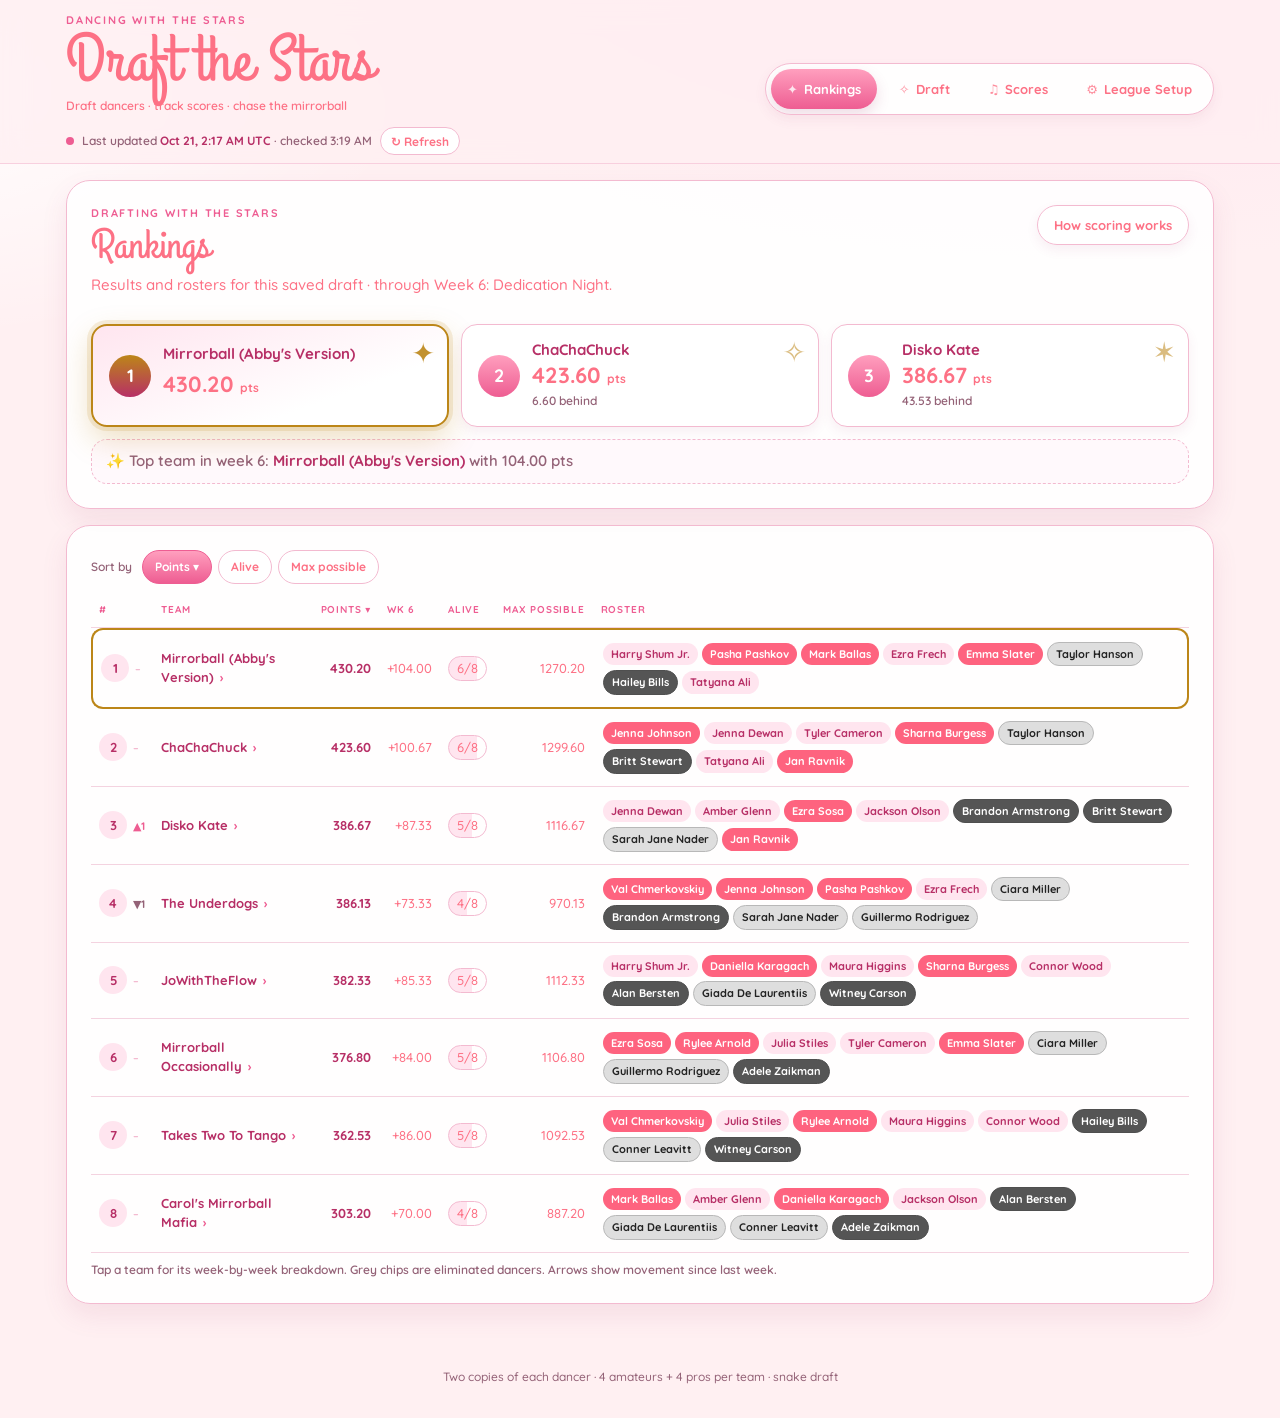
<file: index.html>
<!doctype html>
<html lang="en">
<head>
<meta charset="utf-8">
<meta name="viewport" content="width=device-width,initial-scale=1,viewport-fit=cover">
<meta name="theme-color" content="#FFF0F2">
<meta name="description" content="Draft the Stars — a Dancing with the Stars fantasy draft: split pro/amateur draft, weekly scoring and live rankings.">
<title>Draft the Stars</title>
<link rel="preconnect" href="https://fonts.googleapis.com"><link rel="preconnect" href="https://fonts.gstatic.com" crossorigin>
<link href="https://fonts.googleapis.com/css2?family=Grand+Hotel&family=Quicksand:wght@400;500;600;700&display=swap" rel="stylesheet">
<link rel="stylesheet" href="css/styles.css">
</head>
<body>
<a class="skip" href="#main">Skip to content</a>
<header class="top">
  <div class="top-inner">
    <div class="brand">
      <p class="kicker">Dancing with the Stars</p>
      <h1>Draft the Stars</h1>
      <p class="tagline">Draft dancers · track scores · chase the mirrorball</p>
    </div>
    <nav aria-label="Sections">
      <button data-view="rankings" class="active"><span aria-hidden="true">✦</span> Rankings</button>
      <button data-view="draft"><span aria-hidden="true">✧</span> Draft</button>
      <button data-view="scores"><span aria-hidden="true">♫</span> Scores</button>
      <button data-view="league"><span aria-hidden="true">⚙</span> League Setup</button>
    </nav>
  </div>
  <p id="live-status" class="live-status" role="status" aria-live="polite"></p>
</header>
<main id="main"><section id="view-rankings" aria-live="polite"></section><section id="view-draft" class="hidden"></section><section id="view-scores" class="hidden"></section><section id="view-league" class="hidden"></section></main>
<footer>Two copies of each dancer · 4 amateurs + 4 pros per team · snake draft</footer>
<div id="toast" role="status" aria-live="polite"></div>
<script src="js/env.js"></script>
<script src="js/scoring.js"></script>
<script src="js/app.js"></script>
</body></html>
</file>
<file: css/styles.css>
/* Draft the Stars — design tokens.
   PALETTE: every colour below is copied exactly from the original styles.css.
   Only layout, type, spacing, components and motion were modernised. */
:root {
  /* original named colours */
  --pink: #ee5d92;
  --pink-dark: #b72f66;
  --pink-light: #ffe5ef;
  --blue: #4788cb;
  --blue-dark: #2866a5;
  --pro-pink: #fe637f;
  --discopink: #fd7185;
  --muted: #946277;
  --gold: #bc8618;
  --line: #f3bad0;
  --white: #ffffff;
  /* original literal colours, now named */
  --bg: #FFF0F2;
  --pink-soft: #ff9fbe;          /* button gradient top */
  --oops-line: #e483aa;
  --oops-ink: #b63069;
  --oops-bg: #fff0f5;
  --reset-line: #dea7b7;
  --heading-bg: #fff9fc;
  --divider: #f5c7da;
  --copy-line: #e98eb5;
  --row-line: #f4d3e0;
  --disabled-line: #d3cbd0;
  --disabled-ink: #8d858b;
  --disabled-bg: #e4e1e3;
  --avail-ink: #7c5268;
  --gone-ink: #777;
  --out-am-line: #b8b8b8;
  --out-am-ink: #222222;
  --out-am-bg: #dedede;
  --out-pro-line: #4f4f4f;
  --out-pro-bg: #555555;
  --shadow-rgb: 164, 66, 114;
  --card-bg: rgba(255, 255, 255, 0.88);
  --shadow: 0 12px 26px rgba(var(--shadow-rgb), 0.10);
  --shadow-sm: 0 5px 12px rgba(var(--shadow-rgb), 0.08);
  --shadow-lg: 0 18px 40px rgba(var(--shadow-rgb), 0.16);

  /* type, spacing, shape, motion */
  --font-body: Quicksand, system-ui, -apple-system, "Segoe UI", Arial, sans-serif;
  --font-script: "Grand Hotel", cursive;
  --step--1: clamp(11px, 0.72rem + 0.1vw, 12px);
  --step-0: clamp(14px, 0.86rem + 0.15vw, 15px);
  --step-1: clamp(16px, 0.95rem + 0.3vw, 18px);
  --step-3: clamp(32px, 1.6rem + 1.4vw, 42px);
  --step-4: clamp(44px, 2.2rem + 2.6vw, 66px);
  --space-1: 4px; --space-2: 8px; --space-3: 12px; --space-4: 16px; --space-5: 24px; --space-6: 32px;
  --radius-sm: 10px; --radius: 16px; --radius-lg: 24px; --radius-pill: 999px;
  --ease: cubic-bezier(.2, .8, .2, 1);
  --dur: 180ms;
  --maxw: 1180px;
}

* { box-sizing: border-box; }
html { -webkit-text-size-adjust: 100%; scroll-behavior: smooth; }

body {
  margin: 0;
  min-height: 100vh;
  color: var(--discopink);
  font: 500 var(--step-0)/1.5 var(--font-body);
  background:
    radial-gradient(1200px 500px at 85% -10%, var(--pink-light), transparent 70%),
    radial-gradient(900px 420px at -10% 10%, var(--white), transparent 60%),
    var(--bg);
  background-attachment: fixed;
  -webkit-font-smoothing: antialiased;
}

.skip { position: absolute; left: -999px; top: 8px; z-index: 50; padding: 8px 12px; border-radius: var(--radius-sm); background: var(--white); color: var(--pink-dark); }
.skip:focus { left: 8px; }

main, footer { max-width: var(--maxw); margin: 0 auto; padding: 0 var(--space-4); }
main > section { padding-bottom: var(--space-5); }
body.ready main > section:not(.hidden) { animation: rise 320ms var(--ease) both; }
@keyframes rise { from { opacity: 0; transform: translateY(6px); } to { opacity: 1; transform: none; } }

/* ---------- header ---------- */
.top {
  position: sticky; top: 0; z-index: 20;
  background: color-mix(in srgb, var(--bg) 82%, transparent);
  -webkit-backdrop-filter: saturate(1.4) blur(14px);
  backdrop-filter: saturate(1.4) blur(14px);
  border-bottom: 1px solid color-mix(in srgb, var(--line) 60%, transparent);
}
.top-inner {
  max-width: var(--maxw); margin: 0 auto; padding: var(--space-3) var(--space-4);
  display: flex; flex-wrap: wrap; align-items: flex-end; justify-content: space-between; gap: var(--space-3);
}
.kicker, .eyebrow {
  margin: 0; color: var(--pink);
  font-size: 11px; font-weight: 700; letter-spacing: 0.16em; text-transform: uppercase;
}
h1, h2 { color: var(--discopink); font-family: var(--font-script); font-weight: 400; letter-spacing: 0.005em; }
h1 { margin: 2px 0 0; font-size: var(--step-4); line-height: 0.95; }
h2 { margin: 2px 0 6px; font-size: var(--step-3); line-height: 1.05; }
h3 { margin: var(--space-4) 0 var(--space-2); font-size: var(--step-1); font-weight: 700; color: var(--pink-dark); }
.tagline { margin: 4px 0 0; color: var(--discopink); font-size: var(--step--1); font-weight: 600; }
.muted { color: var(--discopink); margin: 4px 0 var(--space-3); }
.hint { margin: var(--space-2) 0 0; color: var(--muted); font-size: var(--step--1); font-weight: 600; }
.partner-name { color: var(--white); }

nav {
  display: flex; gap: 6px; padding: 5px;
  border: 1px solid var(--line); border-radius: var(--radius-pill);
  background: var(--card-bg); box-shadow: var(--shadow-sm);
  overflow-x: auto; scrollbar-width: none; max-width: 100%;
}
nav::-webkit-scrollbar { display: none; }
nav button { border: 0; box-shadow: none; background: transparent; white-space: nowrap; padding: 9px 16px; }
nav button span { opacity: .8; margin-right: 2px; }

.row, .draft-toolbar { display: flex; flex-wrap: wrap; align-items: center; gap: var(--space-2); }

/* ---------- buttons & inputs ---------- */
button, .file {
  cursor: pointer;
  min-height: 40px;
  border: 1px solid var(--line); border-radius: var(--radius-pill);
  padding: 9px 16px;
  color: var(--discopink); background: var(--white);
  box-shadow: var(--shadow-sm);
  font: 700 13px var(--font-body);
  transition: transform var(--dur) var(--ease), box-shadow var(--dur) var(--ease), background-color var(--dur) var(--ease), color var(--dur) var(--ease);
  -webkit-tap-highlight-color: transparent;
}
button:hover:not(:disabled) { transform: translateY(-1px); box-shadow: 0 8px 15px rgba(var(--shadow-rgb), 0.15); }
button:active:not(:disabled) { transform: translateY(0) scale(.98); }
button:focus-visible, input:focus-visible, select:focus-visible, .board-scroll:focus-visible { outline: 3px solid color-mix(in srgb, var(--pink) 45%, transparent); outline-offset: 2px; }
button:disabled { cursor: not-allowed; opacity: 0.44; box-shadow: none; }
button.primary, nav button.active, .week-tabs button.active {
  border-color: var(--pink); color: var(--white);
  background: linear-gradient(180deg, var(--pink-soft), var(--pink));
  box-shadow: 0 6px 14px rgba(var(--shadow-rgb), 0.18);
}
button.ghost { background: color-mix(in srgb, var(--white) 70%, transparent); }
button.oops { border-color: var(--oops-line); color: var(--oops-ink); background: var(--oops-bg); }
button.reset { border-color: var(--reset-line); color: var(--discopink); background: var(--white); }

.hidden { display: none !important; }

.card {
  margin: var(--space-4) 0; padding: var(--space-5);
  border: 1px solid var(--line); border-radius: var(--radius-lg);
  background: var(--card-bg); box-shadow: var(--shadow);
}

label { display: grid; gap: 6px; min-width: 150px; font-size: 12px; font-weight: 700; color: var(--pink-dark); }
input, select {
  width: 100%; min-height: 44px; padding: 8px 12px;
  border: 1px solid var(--line); border-radius: var(--radius-sm);
  color: var(--discopink); background: var(--white); font: 600 15px var(--font-body);
  transition: border-color var(--dur), box-shadow var(--dur);
}
input:focus, select:focus { border-color: var(--pink); }
input:disabled { background: var(--heading-bg); }

.pill {
  display: inline-flex; align-items: center; gap: 4px;
  padding: 3px 10px; border-radius: var(--radius-pill);
  font-size: 11px; font-weight: 700; font-style: normal;
  color: var(--pink-dark); background: var(--pink-light); border: 1px solid var(--line);
}
.pill-safe { color: var(--pink-dark); background: var(--pink-light); }
.pill-out { color: var(--white); background: var(--out-pro-bg); border-color: var(--out-pro-line); }
.gold { color: var(--gold); }

/* ---------- rankings ---------- */
.hero-head { display: flex; flex-wrap: wrap; align-items: flex-start; justify-content: space-between; gap: var(--space-3); }
.hero-actions { display: flex; flex-direction: column; align-items: flex-end; gap: 4px; }

.podium { list-style: none; margin: var(--space-4) 0 0; padding: 0; display: grid; grid-template-columns: repeat(3, minmax(0, 1fr)); gap: var(--space-3); }
.podium li {
  position: relative; overflow: hidden;
  display: grid; grid-template-columns: auto 1fr; grid-template-areas: "rank name" "rank pts" "rank gap";
  column-gap: var(--space-3); align-items: center;
  padding: var(--space-4); border-radius: var(--radius);
  border: 1px solid var(--line); background: var(--white); box-shadow: var(--shadow-sm);
}
.podium li.podium-1 { background: linear-gradient(160deg, var(--pink-light), var(--white) 70%); border-color: var(--pink-soft); }
.podium .medal { position: absolute; right: 12px; top: 6px; font-size: 28px; color: var(--gold); opacity: .55; }
.podium-rank { grid-area: rank; display: grid; place-items: center; width: 42px; height: 42px; border-radius: 50%; color: var(--white); font-weight: 700; font-size: 18px; background: linear-gradient(180deg, var(--pink-soft), var(--pink)); }
.podium-1 .podium-rank { background: linear-gradient(180deg, var(--gold), var(--pink-dark)); }
.podium-name { grid-area: name; font-weight: 700; color: var(--pink-dark); line-height: 1.2; }
.podium-pts { grid-area: pts; font-size: 22px; font-weight: 700; font-variant-numeric: tabular-nums; color: var(--discopink); }
.podium-pts small { font-size: 12px; }
.podium-gap { grid-area: gap; font-size: 12px; font-weight: 600; color: var(--muted); }
.spotlight { margin: var(--space-3) 0 0; padding: 10px 14px; border-radius: var(--radius); background: var(--heading-bg); border: 1px dashed var(--line); color: var(--muted); font-weight: 600; }
.spotlight b { color: var(--pink-dark); }

.scoring-card .formula { padding: 10px 14px; border-radius: var(--radius-sm); background: var(--pink-light); color: var(--pink-dark); display: inline-block; }
.round-values { list-style: none; padding: 0; margin: var(--space-3) 0; display: flex; flex-wrap: wrap; gap: 6px; }
.round-values li { display: grid; text-align: center; min-width: 58px; padding: 6px 8px; border-radius: var(--radius-sm); background: var(--white); border: 1px solid var(--line); }
.round-values span { font-size: 10px; font-weight: 700; color: var(--muted); text-transform: uppercase; letter-spacing: .06em; }
.round-values b { font-size: 16px; color: var(--pink-dark); }

.table-scroll { overflow-x: auto; -webkit-overflow-scrolling: touch; }
table { width: 100%; border-collapse: collapse; font-size: 13px; }
th, td { padding: 10px 8px; border-bottom: 1px solid var(--row-line); text-align: left; vertical-align: middle; }
th { color: var(--pink); font-size: 10px; font-weight: 700; letter-spacing: 0.08em; text-transform: uppercase; }
.num { text-align: right; font-variant-numeric: tabular-nums; white-space: nowrap; }
.strong { font-weight: 700; color: var(--pink-dark); }
tbody tr { transition: background-color var(--dur); }
tbody tr:hover { background: color-mix(in srgb, var(--pink-light) 45%, transparent); }
.rank-table tbody tr:hover { background: none; }

.rank-cell { white-space: nowrap; }
.rank-num { display: inline-grid; place-items: center; width: 28px; height: 28px; border-radius: 50%; background: var(--pink-light); color: var(--pink-dark); font-weight: 700; }
.move { margin-left: 6px; font-size: 11px; font-weight: 700; }
.move.up { color: var(--pink); }
.move.down { color: var(--muted); }
.move.same { color: var(--line); }
.team-toggle { all: unset; cursor: pointer; display: inline; font-weight: 700; color: var(--pink-dark); border-radius: 6px; }
.team-toggle:focus-visible { outline: 3px solid color-mix(in srgb, var(--pink) 45%, transparent); }
.chev { display: inline-block; margin-left: 6px; transition: transform var(--dur) var(--ease); color: var(--pink); }
.team-row.open .chev { transform: rotate(90deg); }
.alive-meter { position: relative; display: inline-block; padding: 2px 8px; border-radius: var(--radius-pill); background: linear-gradient(90deg, var(--pink-light) calc(var(--alive) * 100%), transparent 0); border: 1px solid var(--line); }
.roster-cell { min-width: 260px; }
.detail-row > td { background: var(--heading-bg); padding: 0; }
.team-detail { padding: var(--space-3) var(--space-4); animation: rise 240ms var(--ease) both; }
.detail-table th[scope="row"] { text-transform: none; letter-spacing: 0; font-size: 12px; }
.detail-table small, .score-table small { display: block; margin-top: 2px; color: var(--muted); font-size: 11px; font-weight: 600; text-transform: none; letter-spacing: 0; }
.is-out { opacity: .7; }

.roster-chip { display: inline-block; margin: 2px; padding: 3px 8px; border-radius: var(--radius-pill); font-size: 11px; font-weight: 700; }
.roster-chip.amateur { color: var(--pink-dark); background: var(--pink-light); }
.roster-chip.pro { color: var(--white); background: var(--pro-pink); }
.roster-chip.amateur.eliminated { border: 1px solid var(--out-am-line); color: var(--out-am-ink); background: var(--out-am-bg); }
.roster-chip.pro.eliminated { border: 1px solid var(--out-pro-line); color: var(--white); background: var(--out-pro-bg); }

table th .sort-head {
  appearance: none; -webkit-appearance: none; display: inline; min-height: 0;
  padding: 0; margin: 0; border: 0; border-radius: 0; background: transparent; box-shadow: none;
  color: inherit; font: inherit; letter-spacing: inherit; line-height: inherit; text-transform: inherit; white-space: nowrap; cursor: pointer;
}
table th .sort-head:hover, table th .sort-head:focus-visible { color: var(--pink); outline: none; text-decoration: underline; text-underline-offset: 3px; transform: none; box-shadow: none; }

.sort-chips { display: flex; flex-wrap: wrap; align-items: center; gap: 6px; margin-bottom: var(--space-2); }
.sort-chips .hint { margin: 0 4px 0 0; }
.chip { min-height: 34px; padding: 6px 12px; font-size: 12px; box-shadow: none; }
.chip.active { border-color: var(--pink); color: var(--white); background: linear-gradient(180deg, var(--pink-soft), var(--pink)); }

/* ---------- #1 = the only paid spot: gold (existing --gold) ring + soft glow ---------- */
.podium li.is-leader {
  border: 2px solid var(--gold);
  box-shadow: 0 0 0 4px color-mix(in srgb, var(--gold) 14%, transparent), 0 12px 30px color-mix(in srgb, var(--gold) 26%, transparent);
}
.podium li.is-leader .medal { opacity: .9; }
.money { color: var(--gold); font-weight: 700; letter-spacing: .02em; }
.rank-table tr.team-row.is-leader > td { border-top: 2px solid var(--gold); border-bottom: 2px solid var(--gold); }
.rank-table tr.team-row.is-leader > td:first-child { border-left: 2px solid var(--gold); border-radius: 12px 0 0 12px; }
.rank-table tr.team-row.is-leader > td:last-child { border-right: 2px solid var(--gold); border-radius: 0 12px 12px 0; }
.rank-table { border-collapse: separate; border-spacing: 0; }

/* ---------- live status ---------- */
.live-status { max-width: var(--maxw); margin: 0 auto; padding: 0 var(--space-4) 8px; display: flex; align-items: center; gap: 8px; flex-wrap: wrap; color: var(--muted); font-size: 12px; font-weight: 600; }
.live-status:empty { display: none; }
.live-status b { color: var(--pink-dark); }
.live-status .dot { width: 8px; height: 8px; border-radius: 50%; background: var(--pink); box-shadow: 0 0 0 0 color-mix(in srgb, var(--pink) 50%, transparent); animation: pulse 2.4s infinite; }
@keyframes pulse { 0% { box-shadow: 0 0 0 0 color-mix(in srgb, var(--pink) 45%, transparent); } 70% { box-shadow: 0 0 0 8px transparent; } 100% { box-shadow: 0 0 0 0 transparent; } }
.link-btn { min-height: 28px; padding: 2px 10px; font-size: 12px; box-shadow: none; }

/* ---------- weekly scores ---------- */
.week-tabs { display: flex; gap: 6px; margin: var(--space-4) 0 var(--space-2); overflow-x: auto; padding-bottom: 4px; scrollbar-width: none; }
.week-tabs::-webkit-scrollbar { display: none; }
.week-tabs button { white-space: nowrap; min-height: 36px; padding: 7px 14px; }
.week-block { margin-top: var(--space-4); }
.week-head { display: flex; align-items: center; justify-content: space-between; gap: var(--space-2); flex-wrap: wrap; }
.week-head h3 { margin: 0; }
.week-label { font-weight: 600; color: var(--discopink); }
.couple-names { font-weight: 700; color: var(--pink-dark); }
.amp { color: var(--gold); }
.score-bar { position: relative; display: inline-block; min-width: 96px; padding: 3px 8px; border-radius: var(--radius-pill); text-align: right; background: linear-gradient(90deg, var(--pink-light) calc(var(--pct) * 100%), var(--white) 0); border: 1px solid var(--line); }
.score-bar b { color: var(--pink-dark); }

/* ---------- draft ---------- */
.draft-status-card { display: flex; flex-wrap: wrap; align-items: center; justify-content: space-between; gap: var(--space-4); }
.draft-status-text { flex: 1 1 320px; }
.draft-toolbar { justify-content: flex-end; }
.progress { height: 8px; margin-top: var(--space-2); border-radius: var(--radius-pill); background: var(--pink-light); overflow: hidden; max-width: 420px; }
.progress span { display: block; height: 100%; background: linear-gradient(90deg, var(--pink-soft), var(--pink)); border-radius: inherit; transition: width 400ms var(--ease); }

.board-scroll { overflow-x: auto; margin: var(--space-4) 0 0; border: 1px solid var(--line); border-radius: var(--radius-lg); background: var(--white); box-shadow: var(--shadow); -webkit-overflow-scrolling: touch; }
.draft-board { position: relative; min-width: 860px; overflow: hidden; }
.board-image { display: block; width: 100%; height: auto; user-select: none; pointer-events: none; }
.board-team-header { position: absolute; top: 22.3%; right: 2.75%; left: 7.2%; z-index: 1; display: grid; grid-template-columns: repeat(var(--team-count), minmax(0, 1fr)); column-gap: 15px; pointer-events: none; }
.board-team-header span { min-width: 0; overflow: hidden; padding: 0 3px; color: var(--discopink); font-size: clamp(9px, 1vw, 14px); font-weight: 700; line-height: 1.05; text-align: center; text-overflow: ellipsis; white-space: nowrap; }
.board-overlay { position: absolute; top: 26.9%; right: 2.75%; bottom: 2.7%; left: 7.2%; display: grid; grid-template-columns: repeat(var(--team-count), minmax(0, 1fr)); grid-template-rows: repeat(8, minmax(0, 1fr)); grid-auto-flow: column; column-gap: 15px; }
.board-team-column { display: contents; }
.board-team-name { display: none; }
.board-slot { display: flex; flex-direction: column; justify-content: center; min-width: 0; margin: 2px 3px; padding: 3px 4px; border-radius: 5px; text-align: center; overflow: hidden; }
.board-slot b { overflow: hidden; color: var(--pink-dark); font-size: clamp(8px, 0.9vw, 12px); line-height: 1.05; text-overflow: ellipsis; white-space: nowrap; }
.board-slot span { margin-top: 2px; color: var(--pink-dark); font-size: clamp(7px, 0.65vw, 9px); font-weight: 700; text-transform: uppercase; }
.board-slot.amateur { border: 1px solid var(--discopink); background: var(--pink-light); }
.board-slot.pro { border: 1px solid var(--pink-light); background: var(--pro-pink); }
.board-slot.pro b, .board-slot.pro span { color: var(--white); }
.board-slot.empty { background: transparent; }
.mobile-only { display: none; }

.pool-header { display: flex; flex-wrap: wrap; align-items: end; justify-content: space-between; gap: var(--space-3); }
.couple-grid { display: grid; grid-template-columns: repeat(auto-fill, minmax(300px, 1fr)); gap: var(--space-3); padding-bottom: var(--space-6); }
.couple-bubble { overflow: hidden; border: 1px solid var(--line); border-radius: var(--radius); background: var(--white); box-shadow: 0 8px 17px rgba(var(--shadow-rgb), 0.09); transition: transform var(--dur) var(--ease), box-shadow var(--dur) var(--ease); }
.couple-bubble:hover { transform: translateY(-2px); box-shadow: var(--shadow-lg); }
.couple-heading { padding: 8px 10px; color: var(--muted); background: var(--heading-bg); font-size: 12px; font-weight: 700; line-height: 1.2; text-align: center; }
.couple-heading span { padding: 0 4px; color: var(--gold); }
.couple-heading .pill { margin-left: 6px; padding: 1px 8px; font-size: 10px; }
.couple-halves { display: grid; grid-template-columns: 1fr 1fr; }
.couple-halves.single { grid-template-columns: 1fr; }
.dancer-half { display: flex; flex-direction: column; min-width: 0; min-height: 150px; padding: 12px; transition: opacity 160ms ease, filter 160ms ease; }
.dancer-half.amateur { border-right: 1px solid var(--divider); background: var(--pink-light); }
.dancer-half.pro { background: var(--pro-pink); }
.role-chip { display: inline-flex; align-self: flex-start; margin-bottom: 5px; font-size: 10px; font-weight: 700; letter-spacing: 0.08em; text-transform: uppercase; }
.dancer-half.amateur .role-chip { color: var(--pink-dark); }
.dancer-half.pro .role-chip { color: var(--white); }
.dancer-half strong { min-height: 34px; overflow: hidden; font-size: 14px; line-height: 1.2; }
.dancer-half.amateur strong, .dancer-half.amateur .partner-name { color: var(--pink-dark); }
.dancer-half.pro strong, .dancer-half.pro .partner-name { color: var(--white); }
.partner-name { min-height: 26px; margin-top: 3px; font-size: 11px; line-height: 1.25; }
.copy-buttons { display: grid; grid-template-columns: 1fr 1fr; gap: 6px; margin-top: auto; }
.copy-button { min-width: 0; min-height: 36px; padding: 6px 2px; border-radius: var(--radius-sm); font-size: 11px; box-shadow: none; }
.dancer-half.amateur .copy-button:not(:disabled) { border-color: var(--copy-line); color: var(--white); background: linear-gradient(180deg, var(--pink-soft), var(--pink)); }
.dancer-half.pro .copy-button:not(:disabled) { border-color: var(--copy-line); color: var(--white); background: linear-gradient(180deg, var(--pink-dark), var(--pink)); }
.copy-button.picked, .copy-button:disabled { border-color: var(--disabled-line) !important; color: var(--disabled-ink) !important; background: var(--disabled-bg) !important; opacity: 1; }
.availability { display: block; min-height: 16px; margin-top: 6px; color: var(--avail-ink); font-size: 10px; font-weight: 700; text-align: center; }
.dancer-half.pro .availability { color: var(--white); }
.availability.one-left { color: var(--gold); }
.availability.gone { color: var(--gone-ink); }
.dancer-half.fully-drafted { filter: grayscale(1); opacity: 0.48; }

/* ---------- league ---------- */
.team-setup-list { display: grid; gap: 8px; margin: 10px 0 14px; }
.team-setup-row { display: grid; grid-template-columns: 32px 1fr 44px 44px 84px; gap: 8px; align-items: center; }
.order-number { display: grid; width: 30px; height: 30px; place-items: center; border-radius: 50%; color: var(--white); background: var(--pink); font-size: 12px; font-weight: 700; }
.team-setup-row button { min-width: 0; padding: 8px 6px; }

footer { padding: var(--space-5) var(--space-4) calc(var(--space-6) + env(safe-area-inset-bottom)); color: var(--muted); font-size: 12px; text-align: center; }

/* ---------- toast & staging badge ---------- */
#toast { position: fixed; left: 50%; bottom: calc(18px + env(safe-area-inset-bottom)); z-index: 40; transform: translate(-50%, 20px); opacity: 0; pointer-events: none; padding: 10px 16px; border-radius: var(--radius-pill); background: var(--pink-dark); color: var(--white); font-weight: 700; font-size: 13px; box-shadow: var(--shadow-lg); transition: opacity var(--dur), transform var(--dur) var(--ease); }
#toast.show { opacity: 1; transform: translate(-50%, 0); }
.staging-badge { display: inline-flex; align-items: center; gap: 8px; margin: 0 0 6px; padding: 4px 12px; border-radius: var(--radius-pill); color: var(--white); background: repeating-linear-gradient(135deg, var(--blue-dark) 0 10px, var(--blue) 10px 20px); box-shadow: var(--shadow-sm); font-size: 11px; line-height: 1.3; }
.staging-badge b { letter-spacing: .06em; text-transform: uppercase; }
.staging-badge span { opacity: .92; font-weight: 600; }
.is-staging .top { border-top: 4px solid var(--blue); }

/* ---------- responsive ---------- */
@media (max-width: 760px) {
  .podium { grid-template-columns: 1fr; }
  .podium li { padding: var(--space-3); }
  .hero-actions { align-items: flex-start; }
}

@media (max-width: 650px) {
  main, footer { padding-left: 12px; padding-right: 12px; }
  .top-inner { padding: 10px 12px 8px; align-items: stretch; gap: 8px; }
  h1 { font-size: 40px; }
  .tagline { display: none; }
  nav { width: 100%; justify-content: space-between; }
  nav button { flex: 1 0 auto; padding: 8px 12px; font-size: 12px; }
  nav button span { display: none; }
  .card { padding: var(--space-4); border-radius: 20px; }
  .draft-status-card, .pool-header { align-items: stretch; }
  .draft-toolbar { justify-content: flex-start; }
  .team-setup-row { grid-template-columns: 30px 1fr 44px 44px; }
  .team-setup-row button[data-remove] { grid-column: 2 / -1; }
  .couple-grid { grid-template-columns: 1fr; }
  .dancer-half { min-height: 140px; }
  .draft-board { min-width: 860px; }
  .mobile-only { display: block; }
  .hide-sm, .rank-table td.hide-sm { display: none; }

  /* rankings table -> cards */
  .rank-table thead { display: none; }
  .rank-table, .rank-table tbody, .rank-table tr, .rank-table td { display: block; width: 100%; }
  .rank-table tr.team-row { display: grid; grid-template-columns: auto 1fr auto; grid-template-areas: "rank team pts" "alive alive mpp" "roster roster roster"; gap: 6px 10px; padding: 12px 4px; border-bottom: 1px solid var(--row-line); }
  .rank-table td { border: 0; padding: 0; }
  .rank-table .rank-cell { grid-area: rank; }
  .rank-table .team-cell { grid-area: team; align-self: center; }
  .rank-table td[data-label="Points"] { grid-area: pts; font-size: 18px; align-self: center; }
  .rank-table td[data-label="Alive"] { grid-area: alive; text-align: left; }
  .rank-table td[data-label="Max possible"] { grid-area: mpp; }
  .rank-table td[data-label="Alive"]::before, .rank-table td[data-label="Max possible"]::before { content: attr(data-label) " "; color: var(--muted); font-size: 11px; font-weight: 700; text-transform: uppercase; letter-spacing: .06em; margin-right: 4px; }
  .rank-table .roster-cell { grid-area: roster; min-width: 0; }
  .rank-table .detail-row td { padding: 0; }
  .rank-table tr.team-row.is-leader { margin: 6px 0; padding: 12px 10px; border: 2px solid var(--gold); border-radius: 16px; }
  .rank-table tr.team-row.is-leader > td { border: 0 !important; border-radius: 0; }
  .live-status { padding: 0 12px 6px; font-size: 11px; }

  .score-table thead { display: none; }
  .score-table tr { display: grid; grid-template-columns: 1fr auto; gap: 4px 10px; padding: 10px 0; border-bottom: 1px solid var(--row-line); }
  .score-table td { border: 0; padding: 0; }
  .score-table td:nth-child(1) { grid-column: 1 / -1; }
  .score-table td:nth-child(3) { text-align: right; align-self: center; }
  .score-table td:nth-child(2) { text-align: left; }
  .score-table td:nth-child(4) { grid-column: 2; grid-row: 2; display: none; }
  .score-table tr.is-out td:nth-child(4) { display: block; grid-column: 1 / -1; grid-row: auto; }
}

@media (prefers-reduced-motion: reduce) {
  *, *::before, *::after { animation: none !important; transition: none !important; scroll-behavior: auto !important; }
}
</file>
